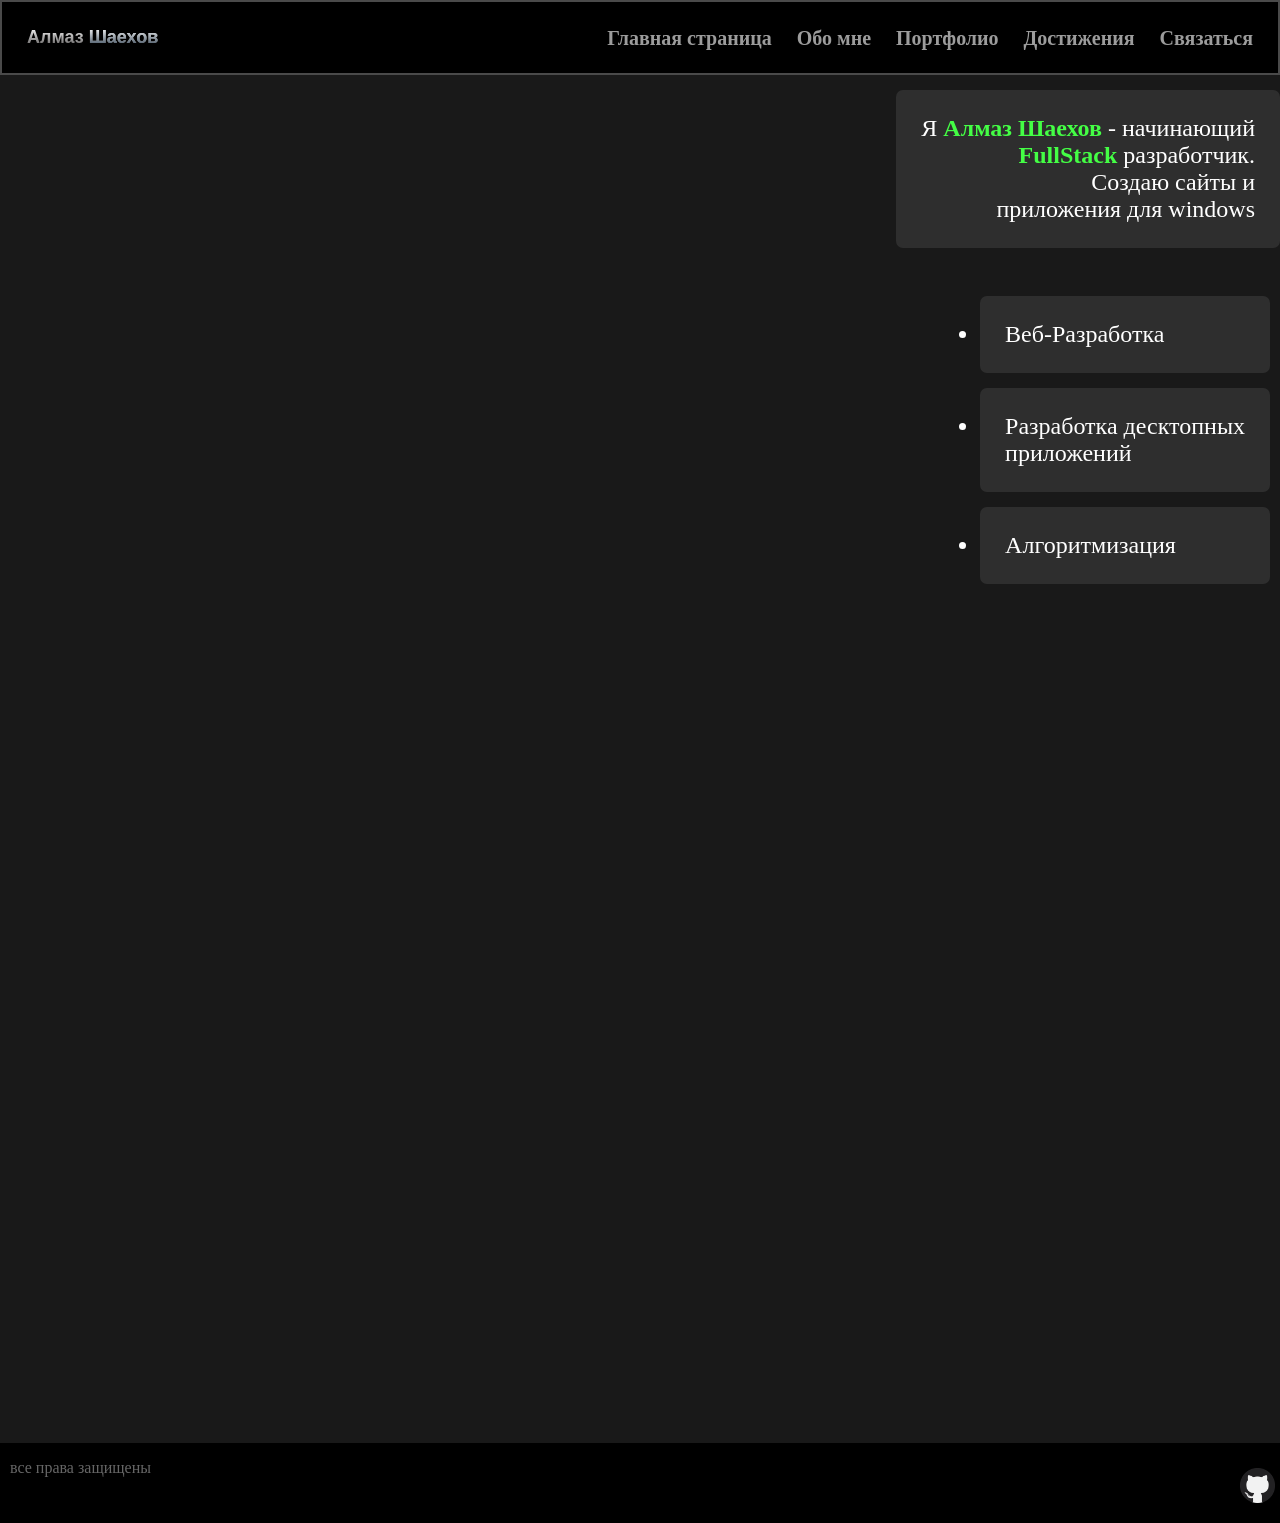
<file: index.html>
<!DOCTYPE html>
<html>
<head>
  <meta charset="utf-8">
  <meta name="viewport" content="width=device-width, initial-scale=1.0, user-scalable=yes">
  <link rel="stylesheet" type="text/css" href="style.css"/>
  <link rel="icon" type="image/x-icon" href="image/channels4_profile.ico">
  <title>Алмаз Шаехов</title>
</head>
<body>
  <header>
    <div class="desktop">
    <div class="bg">
      <nav>
        <a href="index.html" id="logo"><b>Алмаз</b> <b id="lastName">Шаехов</b></a>

        <a href="help.html" class="navigation"><b>Связаться</b></a>
        <a href="achivments.html" class="navigation"><b>Достижения</b></a>
        <a href="portfolio.html" class="navigation"><b>Портфолио</b></a>
        <a href="MeInfo.html" class="navigation"><b>Обо мне</b></a>
        <a href="index.html" class="navigation"><b>Главная страница</b></a>
      </nav>
    </div>
    </div>


      <div class="mobile">
        <div class="bg">
        <nav>
          <a href="index.html" id="logo"><b>Алмаз</b> <b id="lastName">Шаехов</b></a>
        <select id="selnav" onchange="location.href=this.value" value="index.html">
          <option value="index.html" selected>Главная страница</option>
          <option value="MeInfo.html">Обо мне</option>
          <option value="portfolio.html">Портфолио</option>
          <option value="achivments.html">Достижение</option>
          <option value="help.html">Связаться</option>
        </select>
        </nav>
        </div>
      </div>
  </header>
  
  <main>
      <p id="start"><span id="bgText">Я <b class="name">Алмаз Шаехов</b> - начинающий <b class="name"><br>FullStack</b> разработчик. <br>Создаю сайты и <br>приложения для windows</span></p>
      <ul id="listAll">
        <li class="list" id="list1">Веб-Разработка</li>
        <li class="list" id="list2">Разработка десктопных <br>приложений</li>
        <li class="list" id="list3">Алгоритмизация</li>
      </ul>
  </main>
  
  <footer id="indexfooter">
    <div id="bgfooter">
      <p style="color:#666666; font-size: 16px; margin-left: 10px">все права защищены</p>
        <a href="https://github.com/almazshaehov777-hub" target="_blank"><img src="github.png" class="socialNet"></a>
    </div>
  </footer>
</body>
</html>
</file>
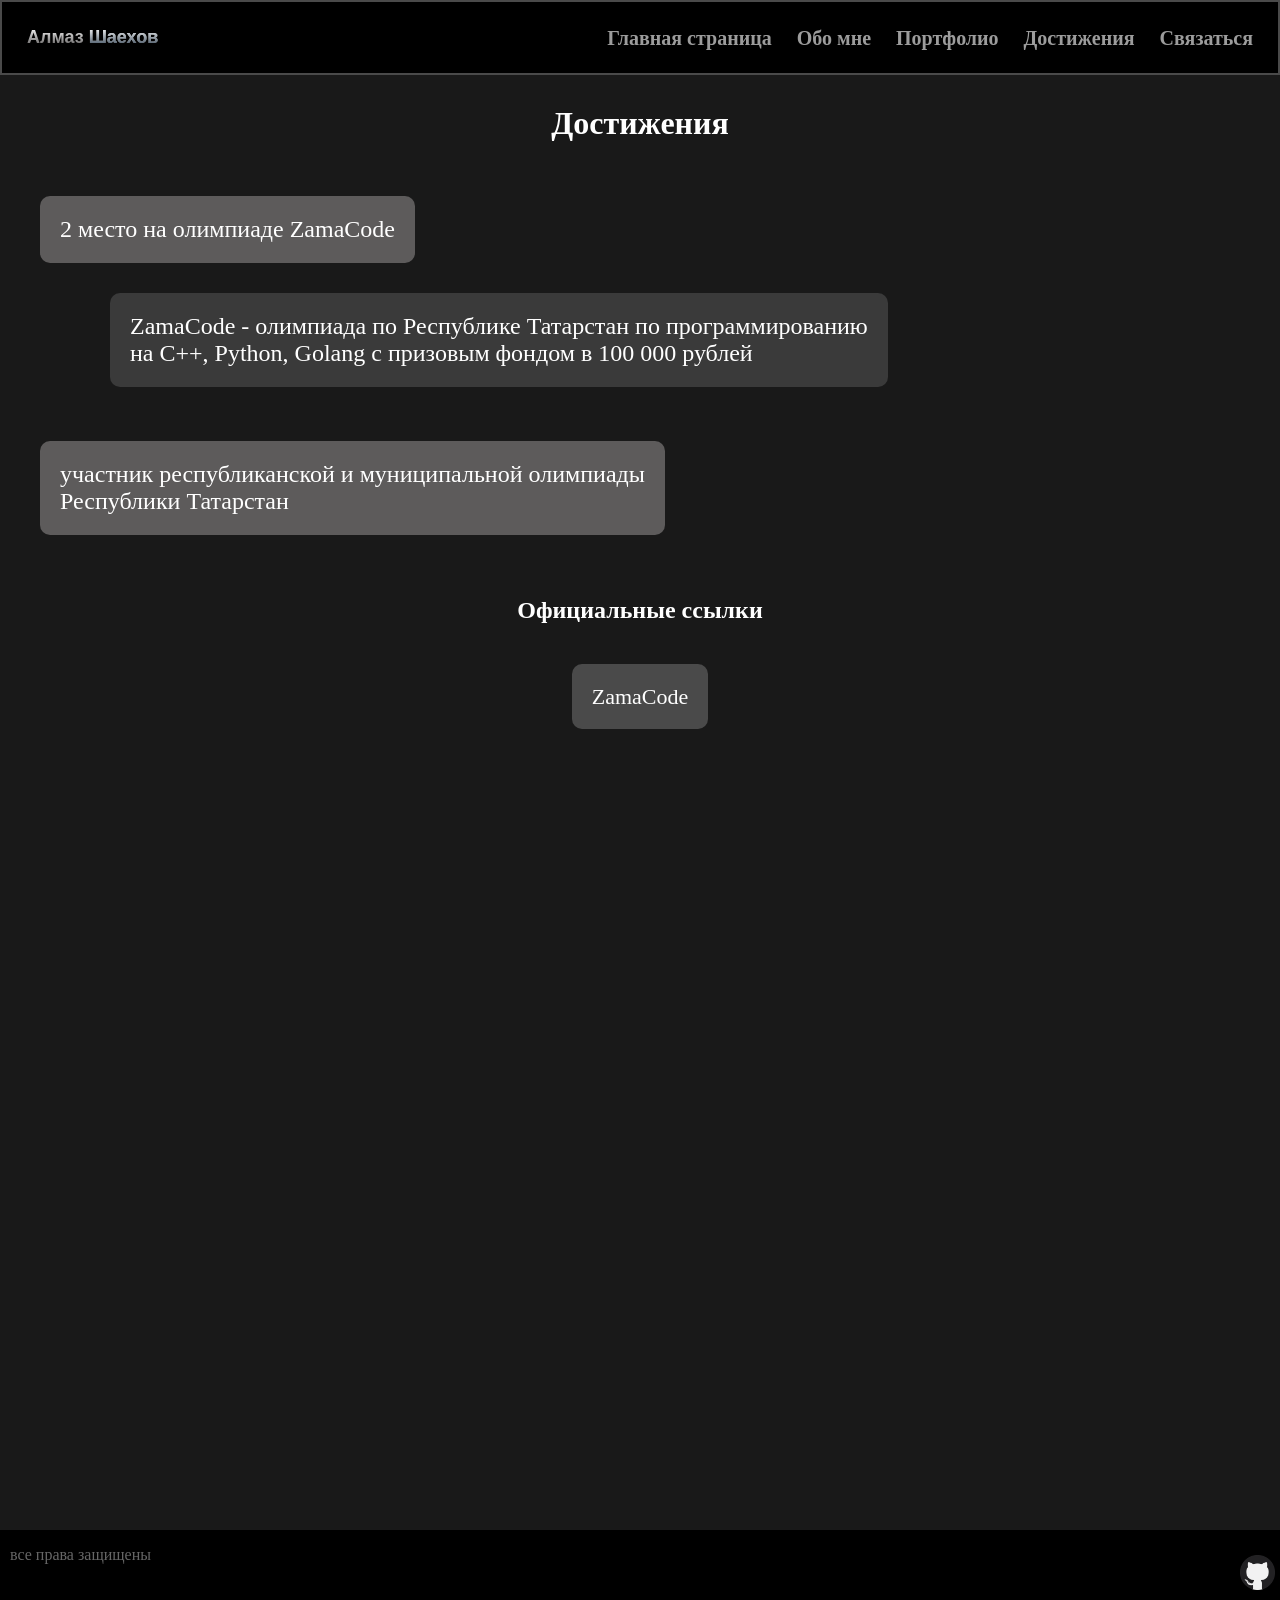
<file: achivments.html>
<!DOCTYPE html>
<html>
<head>
  <meta charset="utf-8">
  <meta name="viewport" content="width=device-width, initial-scale=1.0, user-scalable=yes">
  <link rel="stylesheet" type="text/css" href="style.css"/>
  <link rel="icon" type="image/x-icon" href="image/channels4_profile.ico">
  <title>Достижения</title>
</head>
<body>
  <header>
    <div class="desktop">
    <div class="bg">
      <nav>
        <a href="index.html" id="logo"><b>Алмаз</b> <b id="lastName">Шаехов</b></a>

        <a href="help.html" class="navigation"><b>Связаться</b></a>
        <a href="achivments.html" class="navigation"><b>Достижения</b></a>
        <a href="portfolio.html" class="navigation"><b>Портфолио</b></a>
        <a href="MeInfo.html" class="navigation"><b>Обо мне</b></a>
        <a href="index.html" class="navigation"><b>Главная страница</b></a>
      </nav>
    </div>
    </div>


      <div class="mobile">
        <div class="bg">
        <nav>
          <a href="index.html" id="logo"><b>Алмаз</b> <b id="lastName">Шаехов</b></a>
        <select id="selnav" onchange="location.href=this.value" value="index.html">
          <option value="index.html">Главная страница</option>
          <option value="MeInfo.html">Обо мне</option>
          <option value="portfolio.html">Портфолио</option>
          <option value="achivments.html" selected>Достижение</option>
          <option value="help.html">Связаться</option>
        </select>
        </nav>
        </div>
      </div>
  </header>
  
  <main>
      <h1 align="center">Достижения</h1>
      <ol id="listAchivments">
      <li id="listAch1">2 место на олимпиаде ZamaCode</li><br>
      <p id="listAch2">ZamaCode - олимпиада по Республике Татарстан по программированию <br>на C++, Python, Golang с призовым фондом в 100 000 рублей</p>
      <li id="listAch3">участник республиканской и муниципальной олимпиады <br>Республики Татарстан</li>
      </ol>

      <br>
      <h2 align="center" style="margin-top: 30px; margin-bottom: 60px">Официальные ссылки</h2>

      <div id="URLcon">
      <a href="https://zamacode.ru/" target="_blank" id="ZamaCode">ZamaCode</a>
      </div>
  </main>
  
  <footer id="indexfooter">
    <div id="bgfooter">
      <p style="color:#666666; font-size: 16px; margin-left: 10px">все права защищены</p>
        <a href="https://github.com/almazshaehov777-hub" target="_blank"><img src="github.png" class="socialNet"></a>
    </div>
  </footer>
</body>
</html>
</file>
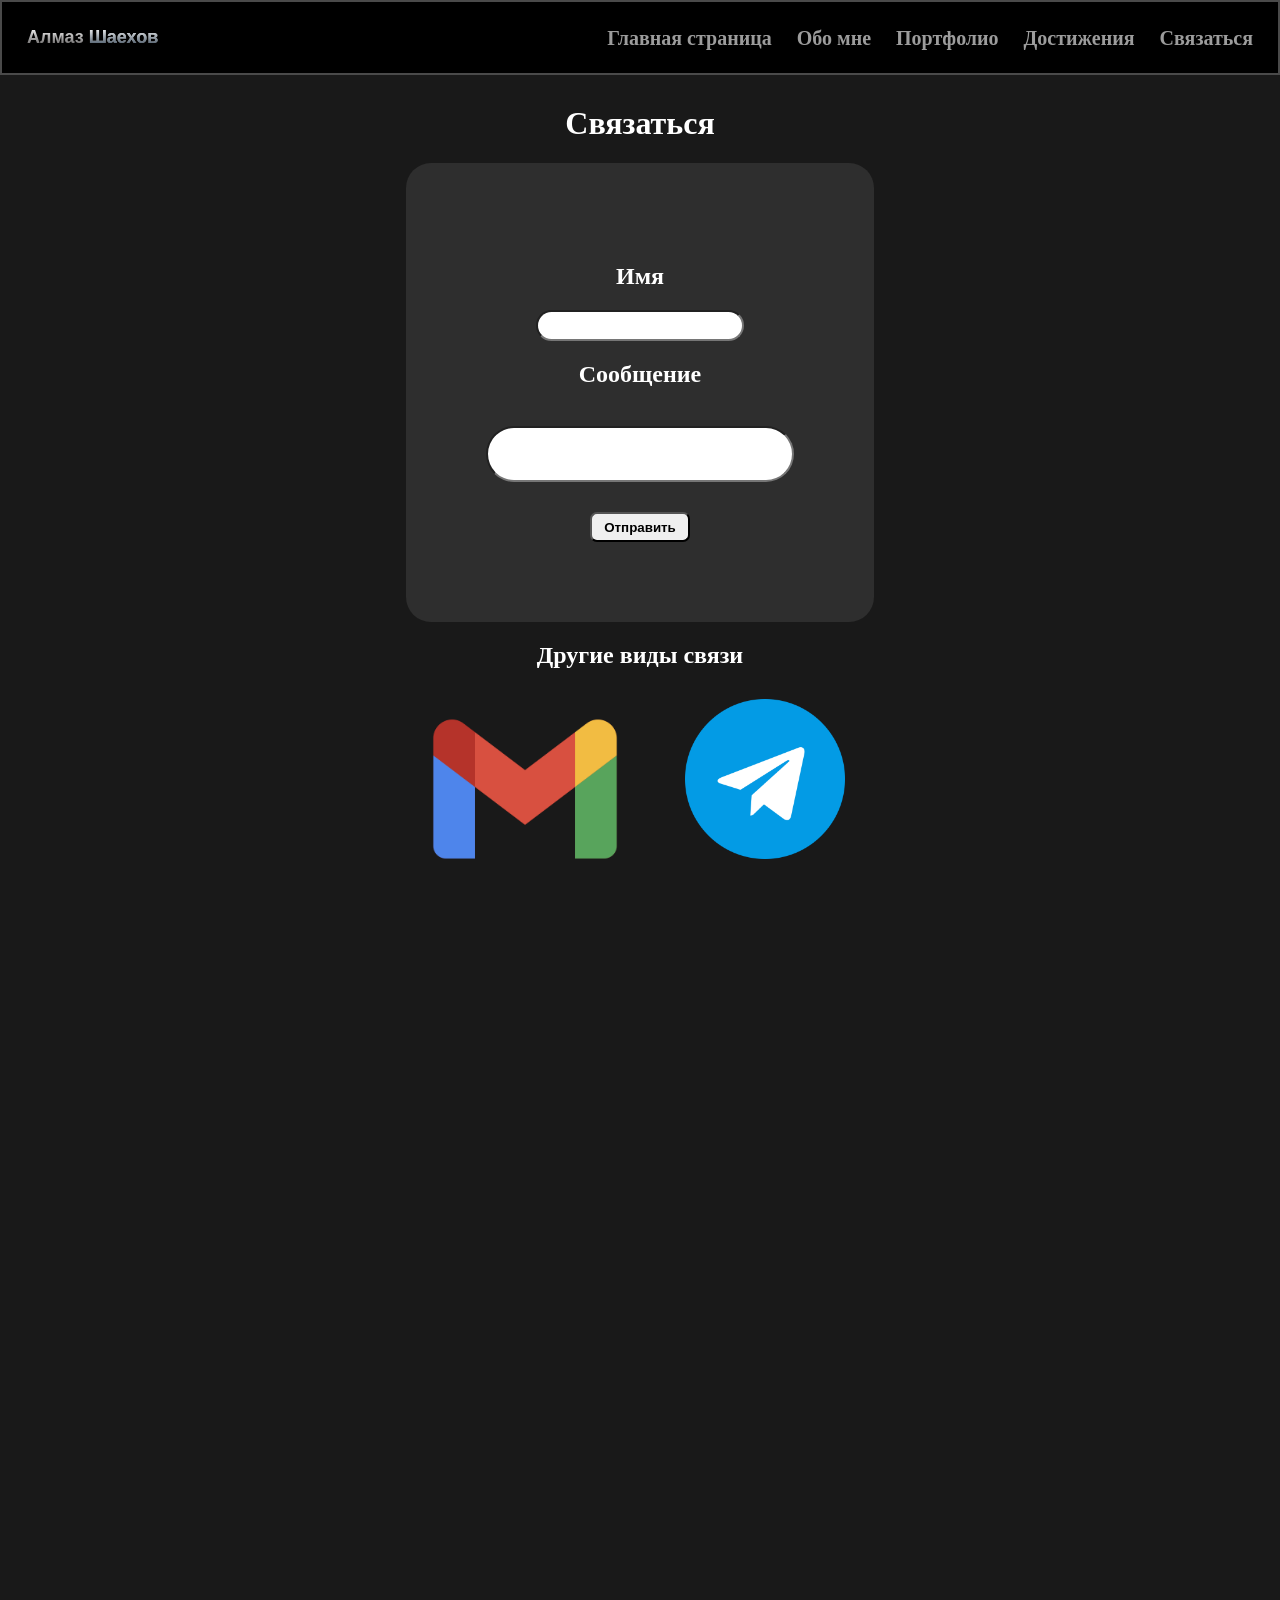
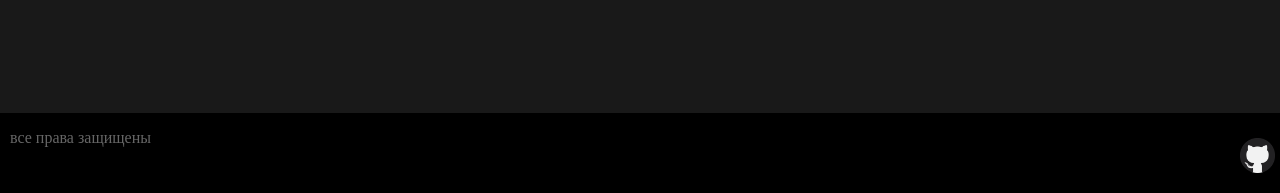
<file: help.html>
<!DOCTYPE html>
<html>
<head>
  <meta charset="utf-8">
  <meta name="viewport" content="width=device-width, initial-scale=1.0, user-scalable=yes">
  <link rel="stylesheet" type="text/css" href="style.css"/>
  <link rel="icon" type="image/x-icon" href="image/channels4_profile.ico">
  <title>Связаться</title>
</head>
<body>
  <header>
    <div class="desktop">
    <div class="bg">
      <nav>
        <a href="index.html" id="logo"><b>Алмаз</b> <b id="lastName">Шаехов</b></a>

        <a href="help.html" class="navigation"><b>Связаться</b></a>
        <a href="achivments.html" class="navigation"><b>Достижения</b></a>
        <a href="portfolio.html" class="navigation"><b>Портфолио</b></a>
        <a href="MeInfo.html" class="navigation"><b>Обо мне</b></a>
        <a href="index.html" class="navigation"><b>Главная страница</b></a>
      </nav>
    </div>
    </div>

      <div class="mobile">
        <div class="bg">
        <nav>
          <a href="index.html" id="logo"><b>Алмаз</b> <b id="lastName">Шаехов</b></a>
        <select id="selnav" onchange="location.href=this.value" value="index.html">
          <option value="index.html">Главная страница</option>
          <option value="MeInfo.html">Обо мне</option>
          <option value="portfolio.html">Портфолио</option>
          <option value="achivments.html">Достижение</option>
          <option value="help.html" selected>Связаться</option>
        </select>
        </nav>
        </div>
      </div>
  </header>
  
  <main>
        <h1 align="center">Связаться</h1>
    <section>
    <form>
        <h2 id="namePar">Имя</h2>
        <label for="nameText"></label>
        <input type="text" name="nameText" class="textHelp" id="nameText">
        <h2 id="textPar">Сообщение</h2>
        <br>
        <label for="textHelp"></label>
        <input type="text" name="textHelp" class="textHelp" id="textHelp">
        <br>
        <label for="buttonSubmit"></label>
        <button name="buttonSubmit" type="submit" id="buttonSubmit"><b>Отправить</b></button>
    </form>
    </section>

    <h2 align="center">Другие виды связи</h2>
    <section class="svaz">
    <a href="https://mail.google.com/mail/?view=cm&fs=1&to=almazshaehov777@gmail.com" target="_blank"><img src="image/communication.png" width="200" style="margin-left: 20%"></a>
    <a href="https://t.me/AlmazShaehov1" target="_blank"><img src="image/telegram.png" width="160" style="margin-bottom: 20px; margin-left: 100px; margin-right: 50px"></a>
    </section>
  </main>
  
  <footer id="helpfooter">
    <div id="bgfooter">
      <p style="color:#666666; font-size: 16px; margin-left: 10px">все права защищены</p>
        <a href="https://github.com/almazshaehov777-hub" target="_blank"><img src="github.png" class="socialNet"></a>
    </div>
  </footer>
</body>
</html>
</file>
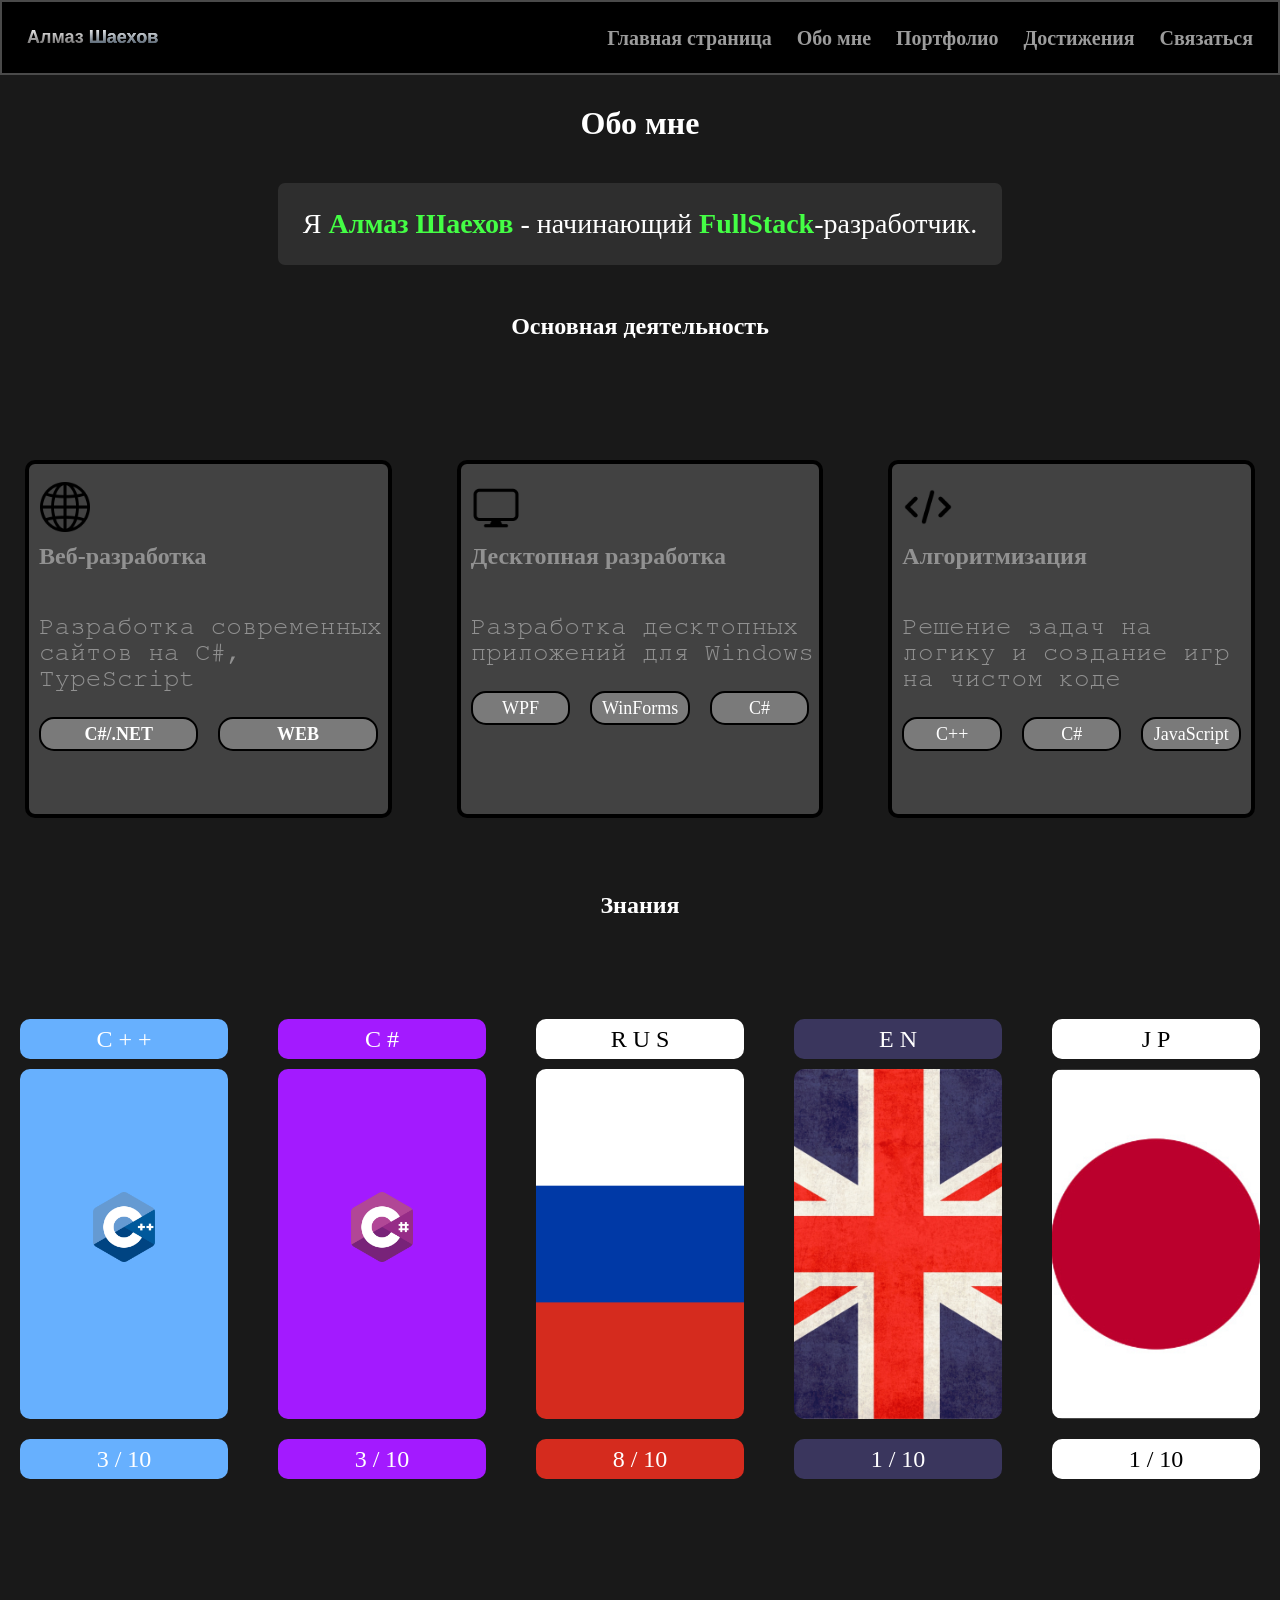
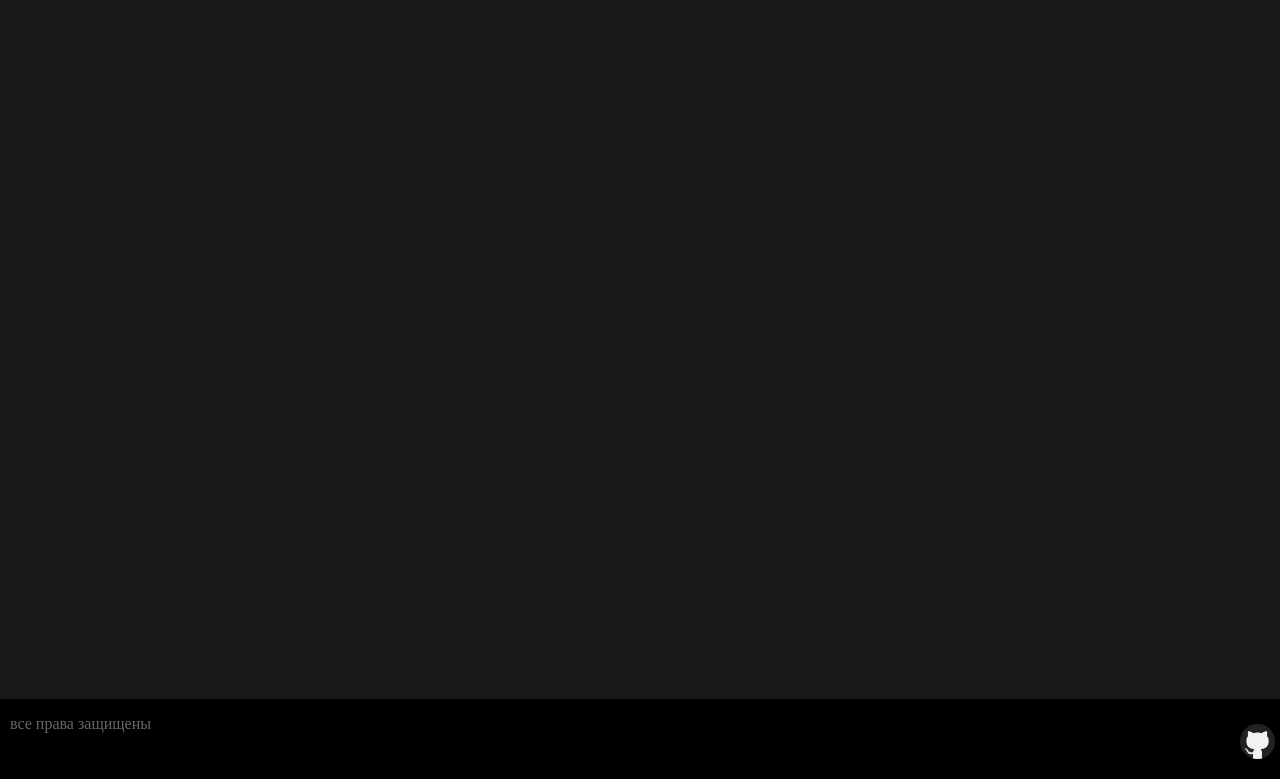
<file: MeInfo.html>
<!DOCTYPE html>
<html>
<head>
  <meta charset="utf-8">
  <meta name="viewport" content="width=device-width, initial-scale=1.0, user-scalable=yes">
  <link rel="stylesheet" type="text/css" href="style.css"/>
  <link rel="icon" type="image/x-icon" href="image/channels4_profile.ico">
  <title>Обо мне</title>
</head>
<body>
  <header>
    <div class="desktop">
    <div class="bg">
      <nav>
        <a href="index.html" id="logo"><b>Алмаз</b> <b id="lastName">Шаехов</b></a>

        <a href="help.html" class="navigation"><b>Связаться</b></a>
        <a href="achivments.html" class="navigation"><b>Достижения</b></a>
        <a href="portfolio.html" class="navigation"><b>Портфолио</b></a>
        <a href="MeInfo.html" class="navigation"><b>Обо мне</b></a>
        <a href="index.html" class="navigation"><b>Главная страница</b></a>
      </nav>
    </div>
    </div>


      <div class="mobile">
        <div class="bg">
        <nav>
          <a href="index.html" id="logo"><b>Алмаз</b> <b id="lastName">Шаехов</b></a>
        <select id="selnav" onchange="location.href=this.value" value="index.html">
          <option value="index.html">Главная страница</option>
          <option value="MeInfo.html" selected>Обо мне</option>
          <option value="portfolio.html">Портфолио</option>
          <option value="achivments.html">Достижение</option>
          <option value="help.html">Связаться</option>
        </select>
        </nav>
        </div>
      </div>
  </header>
  
  <main>
    <h1 align="center">Обо мне</h1>
    <section class="selText">
    <p class="dist" align="center">Я <b class="name">Алмаз Шаехов</b> - начинающий <b class="name">FullStack</b>-разработчик.</p>
    </section>
    <h2 align="center">Основная деятельность</h2>

    <div class="containerInfo">
      <div class="cardInfo"><img src="image/world-wide-web.png" style="width: 50px"><b>Веб-разработка</b><br><p>Разработка современных сайтов на C#, TypeScript</p><div class="containerInCard">
        <div class="cardInCard"><b>C#/.NET</b></div>
        <div class="cardInCard"><b>WEB</b></div>
      </div></div>
      <div class="cardInfo"><img src="image/computer.png" style="width: 50px"><b>Десктопная разработка</b><br><p>Разработка десктопных приложений для Windows</p><div class="containerInCard">
        <div class="cardInCard">WPF</div>
        <div class="cardInCard">WinForms</div>
        <div class="cardInCard">C#</div>
      </div></div>
      <div class="cardInfo"><img src="image/code.png" style="width: 50px"><b>Алгоритмизация</b><br><p>Решение задач на логику и создание игр на чистом коде</p><div class="containerInCard">
        <div class="cardInCard">C++</div>
        <div class="cardInCard">C#</div>
        <div class="cardInCard">JavaScript</div>
      </div></div>
    </div>
    <br><br><br>
    
    <h2 align="center" id="znania">Знания</h2>
    <div class="nameLangProg">
      <div class="nameLang" id="nameCpp">C + +</div>
      <div class="nameLang" id="nameCs">C #</div>
      <div class="nameLang" id="nameRUS">R U S</div>
      <div class="nameLang" id="nameEN">E N</div>
      <div class="nameLang" id="nameJP">J P</div>
    </div>

    <div class="langProg">
      <div class="cpp"><img src="c-.png"></div>
      <div class="cs"><img src="c-sharp.png"></div>
      <div class="RU"></div>
      <div class="EN"></div>
      <div class="JP"></div>
    </div>

    <div class="containerLang">
      <div class="langRate" id="cppRate">3 / 10</div>
      <div class="langRate" id="csRate">3 / 10</div>
      <div class="langRate" id="RUSRate">8 / 10</div>
      <div class="langRate" id="ENRate">1 / 10</div>
      <div class="langRate" id="JPRate">1 / 10</div>
    </div>
  </main>
  
  <footer id="indexfooter">
    <div id="bgfooter">
      <p style="color:#666666; font-size: 16px; margin-left: 10px">все права защищены</p>
        <a href="https://github.com/almazshaehov777-hub" target="_blank"><img src="github.png" class="socialNet"></a>
    </div>
  </footer>
</body>
</html>
</file>
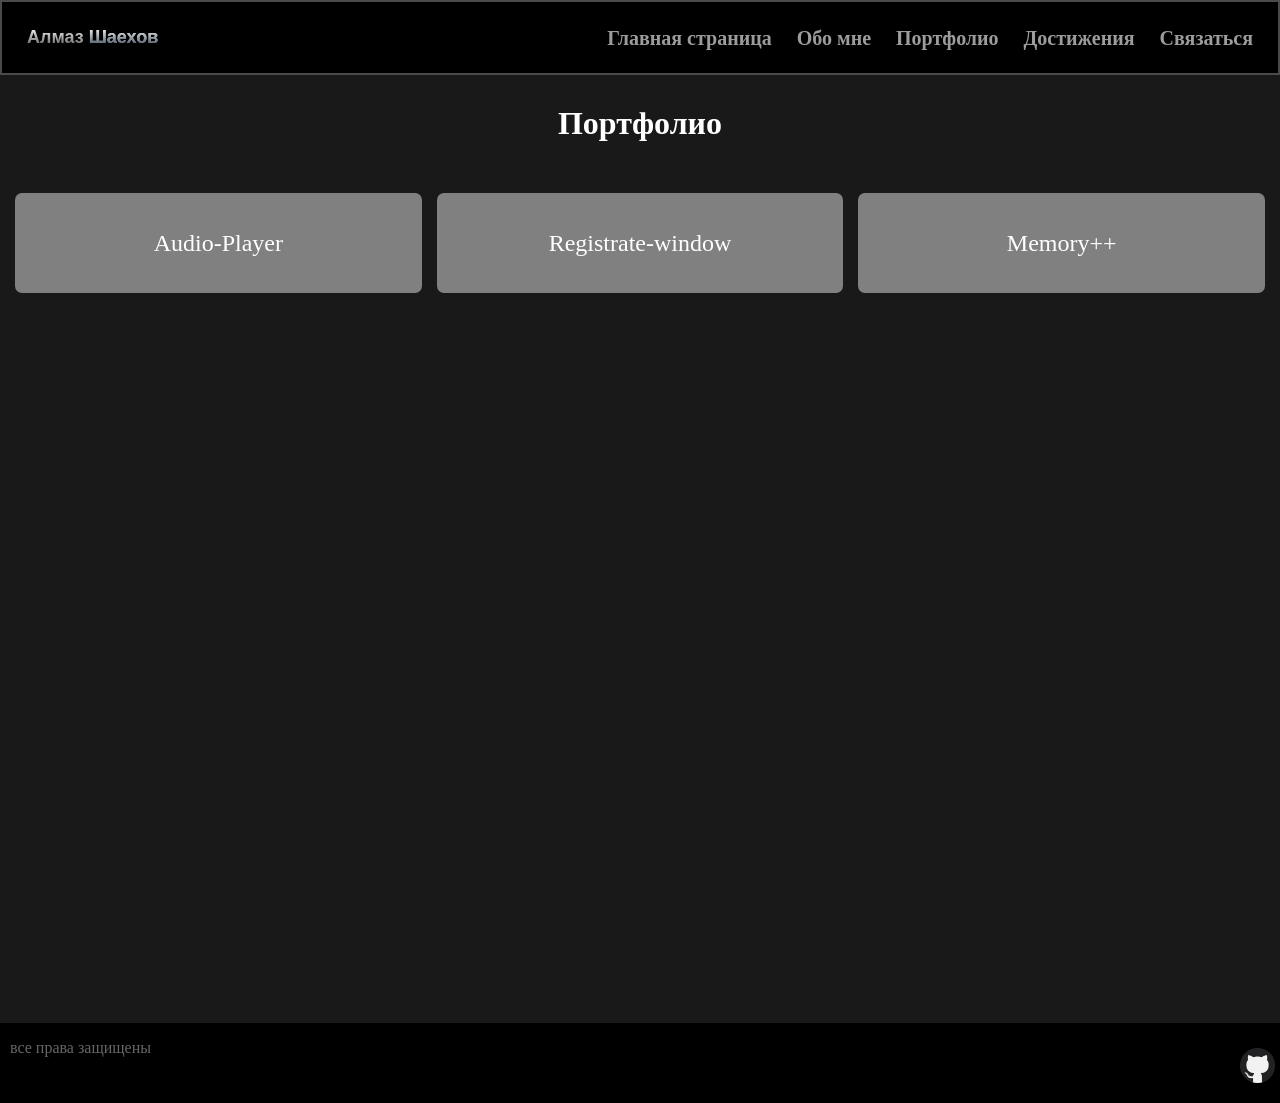
<file: portfolio.html>
<!DOCTYPE html>
<html>
<head>
  <meta charset="utf-8">
  <meta name="viewport" content="width=device-width, initial-scale=1.0, user-scalable=yes">
  <link rel="stylesheet" type="text/css" href="style.css"/>
  <link rel="icon" type="image/x-icon" href="image/channels4_profile.ico">
  <title>Портфолио</title>
</head>
<body>
  <header>
    <div class="desktop">
    <div class="bg">
      <nav>
        <a href="index.html" id="logo"><b>Алмаз</b> <b id="lastName">Шаехов</b></a>

        <a href="help.html" class="navigation"><b>Связаться</b></a>
        <a href="achivments.html" class="navigation"><b>Достижения</b></a>
        <a href="portfolio.html" class="navigation"><b>Портфолио</b></a>
        <a href="MeInfo.html" class="navigation"><b>Обо мне</b></a>
        <a href="index.html" class="navigation"><b>Главная страница</b></a>
      </nav>
    </div>
    </div>


      <div class="mobile">
        <div class="bg">
        <nav>
          <a href="index.html" id="logo"><b>Алмаз</b> <b id="lastName">Шаехов</b></a>
        <select id="selnav" onchange="location.href=this.value">
          <option value="index.html">Главная страница</option>
          <option value="MeInfo.html">Обо мне</option>
          <option value="portfolio.html" selected>Портфолио</option>
          <option value="achivments.html">Достижение</option>
          <option value="help.html">Связаться</option>
        </select>
        </nav>
        </div>
      </div>
  </header>
  
  <main>
    <h1 align="center">Портфолио</h1>

    <div class="cardcontainer">
      <div class="card">Audio-Player</div>
      <div class="card">Registrate-window</div>
      <div class="card" id="lastCard">Memory++</div>
    </div>
  </main>
  
  <footer id="portfoliofooter">
    <div id="bgfooter">
      <p style="color:#666666; font-size: 16px; margin-left: 10px">все права защищены</p>
        <a href="https://github.com/almazshaehov777-hub" target="_blank"><img src="github.png" class="socialNet"></a>
    </div>
  </footer>
  <script src="index.js"></script>
</body>
</html>
</file>
<file: style.css>
#listAll{
    color: white;
    font-size: 24px;
    float: right;
    margin-right: 10px;
}
.list{
    padding: 25px;
    background: #2e2e2e;
    margin-bottom: 15px;
    border-radius: 7px;
}
#list1{
    opacity: 0;
    margin-top: 20%;
    animation: listAnimA 1.5s ease;
    animation-fill-mode: forwards;
}
#list2{
    opacity: 0;
    margin-top: 20%;
    animation: listAnimA 2.25s ease;
    animation-fill-mode: forwards;
}
#list3{
    opacity: 0;
    margin-top: 20%;
    animation: listAnimA 3s ease;
    animation-fill-mode: forwards;
}
#bgfooter{
    background: black;
    margin-top: auto;
    height: 80px;
}
footer{
    display: flex;
    flex-direction: column;
    min-height: 100vh;
    width: 100%;
}
.socialNet{
    width: 35px;
    height: 35px;
    float:right;
    margin-top: -25px;
    margin-right: 5px;
}
.bg{
    background-color: black;
    border: 2px double #4a4a4a;
}
#start{
    color: white;
    font-size: 24px;
    float: right;
    margin-top: 10%;
    margin-left: 5px;
    opacity: 0;
    animation: startAnim 1.5s ease;
    animation-fill-mode: forwards;
    display: block;
    width: 100%;
    text-align: right;
}
#bgText{
    display: inline-block;
    background: #2e2e2e;
    padding: 25px;
    border-radius: 7px;
}
#lastName{
    background: -webkit-linear-gradient(white, #38495a);
    -webkit-background-clip: text;
    -webkit-text-fill-color: transparent;
}
.name{
    color:#44fe45;
    font-family: 'Times New Roman', Times, serif;
}
body{
    background: rgb(25,25,25);
}

#logo {
  text-decoration:none;
  color:white;
  font-family: sans-serif;
  font-size: 18px;
  background: -webkit-linear-gradient(white, #5d5b5b);
  -webkit-background-clip: text;
  -webkit-text-fill-color: transparent;
}
.navigation{
    text-decoration: none;
    font-size: 20px;
    color: #9c9c9c;
    margin-left: 25px;
    float: right;
}
.navigation:hover{
    animation: navAnim 0.25s;
    animation-fill-mode: forwards;
}
#selnav{
    float: right;
    font-size: 16px;
    background: black;
    color: #9c9c9c;
    border-radius: 5px;
}
#selnav:hover{
    animation: selAnim 0.4s;
    animation-fill-mode: forwards;
}
.cardcontainer{
    display: flex;
}
.card{
    display: flex;
    flex: 1;
    transition: .3s all ease;
    height: 100px;
    background: gray;
    margin-left: 15px;
    border-radius: 7px;
    justify-content: center;
    align-items: center;
    font-size: 24px;
    color: white;
    margin-top: 30px;
    animation: projAnim 2s;
    animation-fill-mode: forwards;
}
#lastCard{
    margin-right: 15px;
}
.card:hover{
    flex: 2;
    background: white;
    color: black;
    cursor: pointer;
}
#portfoliofooter{
    min-height: 90vh;
}
h1{
    color: white;
    font-family: 'Times New Roman', Times, serif;
    animation: portAnim 1.5s;
    animation-fill-mode: forwards;
}
html, body{
    padding: 0px;
    margin: 0px;
}








/*MeInfo*/
.selText{
    display: flex;
    justify-content: center;
}
.dist{
    display: inline-block;
    color: white;
    margin-top: 40px;
    font-size: 28px;
    background: #2e2e2e;
    padding: 25px;
    border-radius: 7px;;
    animation: divAnim 2.5s ease;
    animation-fill-mode: forwards;
}
h2{
    color: white;
}
.langProg{
    display: flex;
    gap: 30px;
}
.cpp, .cs, .RU, .EN, .JP{
    height: 350px;
    flex: 1;
    margin-right: 20px;
    border-radius: 10px;
    margin-top: 10px;
}
.cpp>img, .cs>img{
    width: 70px;
    height: 70px;
}
.cpp{
    margin-left: 20px;
    background: #67b0fe;
}
.cs{
    background: #a31aff;
}
.RU{
    background-image: url("RU.png");
    background-repeat: no-repeat;
    background-size: cover;
}
.EN{
    background-image: url("EN.jpg");
    background-size: cover;
    background-position: center;
}
.JP{
    background-image: url("JP.jpg");
    background-size: cover;
    background-position: center;
}
.cpp>img, .cs>img{
    position: relative;
    left: auto;
    top: 35%;
}
.nameLangProg{
    display: flex;
    color: white;
    gap: 30px;
}
.nameLang{
    margin-right: 20px;
    flex: 1;
    border-radius: 10px;
    height: 40px;
    text-align: center;
    line-height: 40px;
    font-size: 24px;
}
#nameCpp{
    margin-left: 20px;
    background: #67b0fe;
}
#nameCs{
    background: #a31aff;
}
#nameRUS{
    background-image: url("RU.png");
    background-repeat: no-repeat;
    background-size: cover;
    color: black;
}
#nameEN{
    background: #3a365d;
}
#nameJP{
    background: white;
    color: black;
}
.containerLang{
    display: flex;
    gap: 30px;
}
.langRate{
    color: white;
    margin-right: 20px;
    height: 40px;
    margin-top: 10px;
    flex: 1;
    border-radius: 10px;
    text-align: center;
    line-height: 40px;
    font-size: 24px;
}
#cppRate{
    margin-left: 20px;
    background: #67b0fe;
}
#csRate{
    background: #a31aff;
}
#RUSRate{
    background-image: url("RU.png");
    background-repeat: no-repeat;
    background-size: cover;
    background-position-y: bottom;
}
#ENRate{
    background: #3a365d;
}
#JPRate{
    color: black;
    background: white;
}

#cppD, #cppRate{
    animation: divAnim 1s ease;
    animation-fill-mode: forwards;
}
#csD, #csRate{
    animation: divAnim 1.25s ease;
    animation-fill-mode: forwards;
}
#RUD, #RUSRate{
    animation: divAnim 1.5s ease;
    animation-fill-mode: forwards;
}
#END, #ENRate{
    animation: divAnim 1.75s ease;
    animation-fill-mode: forwards;
}
#JPD, #JPRate{
    animation: divAnim 2s ease;
    animation-fill-mode: forwards;
}
#nameCpp{
    animation: nameAnim 1s ease;
    animation-fill-mode: forwards;
}
#nameCs{
    animation: nameAnim 1.25s ease;
    animation-fill-mode: forwards;
}
#nameRUS{
    animation: nameAnim 1.5s ease;
    animation-fill-mode: forwards;
}
#nameEN{
    animation: nameAnim 1.75s ease;
    animation-fill-mode: forwards;
}
#nameJP{
    animation: nameAnim 2s ease;
    animation-fill-mode: forwards;
}
h2{
    animation: listAnimation 2s ease;
    animation-fill-mode: forwards;
}
.containerInfo{
    display: flex;
    gap: 15px;
    width: 100%;
}
.cardInfo{
    flex: 1;
    height: 350px;
    background: #424242;
    border-radius: 10px;
    color: #919191;
    border: 4px solid black;
    transition: .3s all ease;
    animation: helpAnim 1.5s ease;
    animation-fill-mode: forwards;
}
.cardInfo>b{
    font-size: 24px;
}
.cardInfo>img{
    position: relative;
    left: 3%;
    top: 5%;
}
.cardInfo>p{
    font-size: 26px;
    font-family: FreeMono, monospace;
}
.containerInCard{
    display: flex;
    width: 100%;
}
.cardInCard{
    flex: 1;
    height: 20px;
    background: #7a7a7a;
    font-size: 18px;
    padding: 5px;
    border-radius: 15px;
    border: 2.5px solid black;
    color: white;
}
.cardInfo:hover{
    background: #e3e3e3;
    color: black;
    box-shadow: 0 12px 36px rgba(192, 192, 192, 0.2);
}
.cpp, .cs{
    display: flex;
    justify-content: center;
}








/*achivments*/
#listAchivments{
    color: white;
    font-size: 24px;
}
#listAch1, #listAch3{
    background: #5d5b5b;
}
#listAch1{
    animation: projAnim 1s ease;
    animation-fill-mode: forwards;
}
#listAch2{
    background: #3a3a3a;
    animation: projAnim 1.5s ease;
    animation-fill-mode: forwards;
}
#listAch3{
    animation: projAnim 2s ease;
    animation-fill-mode: forwards;
}
#listAch1, #listAch2, #listAch3{
    display: inline-block;
    padding: 20px;
    border-radius: 10px;
}
#URLcon{
    text-align: center;
}
#ZamaCode{
    background: #4a4a4a;
    padding: 20px;
    border-radius: 10px;
    text-decoration: none;
    color: white;
    display: inline;
    font-size: 22px;
    transition: .4s;
    animation: nameAnim 2s ease;
    animation-fill-mode: forwards;
}
#ZamaCode:hover{
    background: white;
    color: black;
}






/*Help*/
form{
    text-align: center;
    padding: 80px;
    background: #2e2e2e;
    display: inline-block;
    border-radius: 25px;
}
section{
    display: flex;
    align-items: center;
    justify-content: center;
}
#buttonSubmit{
    width: 100px;
    height: 30px;
    border-radius: 7px;
    animation: helpAnim 2s;
    animation-fill-mode: forwards;
}
#nameText{
    width: 200px;
    border-radius: 3px;
    animation: helpAnim 1s;
    animation-fill-mode: forwards;
    border-radius: 30px;
    height: 25px
}
#textHelp{
    width: 300px;
    height: 50px;
    border-radius: 3px;
    animation: helpAnim 1.5s;
    animation-fill-mode: forwards;
    border-radius: 30px;
}



















/*ПК*/
@media (min-width: 1024px){
/*Main Page, PC*/
.bg{
    padding: 25px;
}

.desktop{
    display:block;
}
.mobile{
    display: none;
}





@keyframes navAnim{
    0%{
        font-size: 20px;
        color: #9c9c9c;
    }
    100%{
        font-size: 21px;
        color: white;
    }
}
@keyframes startAnim{
    0%{
        margin-top: 10%;
        opacity: 0;
    }
    100%{
        margin-top: 15px;
        opacity: 100%;
    }
}
@keyframes listAnimA{
    0%{
        opacity: 0;
        margin-top: 20%;
    }
    100%{
        opacity: 1;
        margin-top: 0;
    }
}
@keyframes divAnim{
    0%{
        opacity: 0;
        margin-top: 20%;
    }
    100%{
        opacity: 1;
        margin-top: 20px;
    }
}
@keyframes nameAnim{
    0%{
        opacity: 0;
        margin-top: 5%;
    }
    100%{
        opacity: 1;
        margin-top: 0px;
    }
}
@keyframes listAnimation{
    0%{
        opacity: 0;
        margin-top: 10%;
    }
    100%{
        opacity: 1;
        margin-top: 20px;
    }
}
@keyframes projAnim{
    0%{
        opacity: 0;
        margin-top: 15%;
    }
    100%{
        opacity: 1;
        margin-top: 30px;
    }
}
@keyframes helpAnim{
    0%{
        opacity: 0;
    }
    100%{
        opacity: 1;
    }
}
@keyframes cardAnim{
    0%{
        margin-top: 100px;
        background:#919191;
    }
    100%{
        margin-top: 30px;
        background: white;
    }
}
#start{
    margin-left: 53%;
}











/*MeInfo, desktop*/
.selText{
    display: flex;
    justify-content: center;
}
.dist{
    margin-top: 40px;
    padding: 25px;
}
h2{
    color: white;
}
.langProg{
    gap: 30px;
}
.cpp, .cs, .RU, .EN, .JP{
    margin-right: 20px;
    margin-top: 10px;
}
.cpp>img, .cs>img{
    width: 70px;
    height: 70px;
}
.cpp{
    margin-left: 20px;
}
.cpp>img, .cs>img{
    top: 35%;
}
.nameLangProg{
    gap: 30px;
}
.nameLang{
    margin-right: 20px;
    text-align: center;
}
#nameCpp{
    margin-left: 20px;
}
.containerLang{
    gap: 30px;
}
.langRate{
    margin-right: 20px;
    margin-top: 10px;
    text-align: center;
}
#cppRate{
    margin-left: 20px;
}
.containerInfo{
    gap: 15px;
    width: 100%;
}
.cardInfo{
    margin-top: 100px;
    margin-right: 25px;
    margin-left: 25px;
}
.cardInfo>b{
    margin-left: 10px;
    margin-top: 25px;
    display: block;
}
.cardInfo>img{
    left: 3%;
    top: 5%;
}
.cardInfo>p{
    margin-top: 25px;
    margin-left: 10px;
    margin-right: 5px;
}
.containerInCard{
    width: 100%;
}
.cardInCard{
    margin-right: 10px;
    margin-left: 10px;
    margin-top: auto;
    text-align: center;
}
.cardInfo:hover{
    margin-top: 60px;
}
#znania{
    margin-top: 20px;
    margin-bottom: 100px;
}









/*Achivment, desktop*/
#listAch2{
    margin-top: 60px;
    margin-left: 70px;
}
#listAch3{
    margin-top: 60px;
}
h1{
    animation: projAnim 1.5s;
    animation-fill-mode: forwards;
}







/*help, desktop*/
#buttonSubmit{
    margin-top: 30px;
}
.svaz{
    display: flex;
    justify-content: center;
}
}
























/*телефоны*/
@media(max-width: 576px){
html{
    display:block;
}

.desktop{
    display:none;
}
.mobile{
    display: block;
}
.bg{
    padding: 35px;
}


@keyframes navAnim{
    0%{
        font-size: 16px;
        color: #9c9c9c;
    }
    100%{
        font-size: 17px;
        color: white;
    }
}
@keyframes startAnim{
    0%{
        margin-top: 10%;
        opacity: 0;
    }
    100%{
        margin-top: 15px;
        opacity: 100%;
    }
}
@keyframes selAnim{
    0%{
        color: #9c9c9c;
    }
    100%{
        color: white;
    }
}
@keyframes listAnim1{
    0%{
        margin-top: 10%;
        opacity: 0;
    }
    100%{
        margin-top: 15px;
        opacity: 1;
    }
}
@keyframes listAnim2{
    0%{
        margin-top: 20%;
        opacity: 0;
    }
    100%{
        margin-top: 15px;
        opacity: 1;
    }
}
@keyframes listAnim3{
    0%{
        margin-top: 30%;
        opacity: 0;
    }
    100%{
        margin-top: 15px;
        opacity: 1;
    }
}
@keyframes portAnim{
    0%{
        opacity: 0;
        margin-top: 20%;
    }
    100%{
        opacity: 1;
        margin-top: 7%;
    }
}
@keyframes achivmentsAnim{
    0%{
        opacity: 0;
        margin-top: 20%;
    }
    100%{
        opacity: 1;
        margin-top: 5%;
    }
}
@keyframes h2Anim{
    0%{
        opacity: 0;
    }
    100%{
        opacity: 1;
    }
}
@keyframes startAnim2{
    0%{
        opacity: 0;
        margin-bottom: 50px;
    }
    100%{
        opacity: 1;
        margin-bottom: 25px;
    }
}
@keyframes h2ZAnim{
    0%{
        opacity: 0;
        margin-top: 20%;
    }
    100%{
        opacity: 1;
        margin-top: 15px;
    }
}
@keyframes langProg{
    0%{
        opacity: 0;
        margin-top: 20%;
    }
    100%{
        opacity: 1;
        margin-top: 0;
    }
}
@keyframes lang{
    0%{
        opacity: 0;
        margin-top: 20%
    }
    100%{
        opacity: 0.9;
        margin-top: 0;
    }
}
@keyframes textAnim{
    0%{
        color: white;
    }
    100%{
        color: black;
    }
}
@keyframes textHelpAnim{
    0%{
        margin-top: 20%;
        opacity: 0;
    }
    100%{
        margin-top: 20px;
        opacity: 1;
    }
}
@keyframes projAnim{
    0%{
        opacity: 0;
        margin-top: 15%;
    }
    100%{
        opacity: 1;
        margin-top: 30px;
    }
}
@keyframes navAnim{
    0%{
        font-size: 20px;
        color: #9c9c9c;
    }
    100%{
        font-size: 21px;
        color: white;
    }
}
@keyframes startAnim{
    0%{
        margin-top: 10%;
        opacity: 0;
    }
    100%{
        margin-top: 15px;
        opacity: 100%;
    }
}
@keyframes listAnimA{
    0%{
        opacity: 0;
        margin-top: 20%;
    }
    100%{
        opacity: 1;
        margin-top: 0;
    }
}
@keyframes divAnim{
    0%{
        opacity: 0;
        margin-top: 20%;
    }
    100%{
        opacity: 1;
        margin-top: 20px;
    }
}
@keyframes nameAnim{
    0%{
        opacity: 0;
        margin-top: 5%;
    }
    100%{
        opacity: 1;
        margin-top: 0px;
    }
}
@keyframes listAnimation{
    0%{
        opacity: 0;
        margin-top: 10%;
    }
    100%{
        opacity: 1;
        margin-top: 20px;
    }
}
@keyframes projAnim{
    0%{
        opacity: 0;
        margin-top: 15%;
    }
    100%{
        opacity: 1;
        margin-top: 30px;
    }
}
@keyframes helpAnim{
    0%{
        opacity: 0;
    }
    100%{
        opacity: 1;
    }
}
@keyframes cardAnim{
    0%{
        margin-top: 100px;
        background:#919191;
    }
    100%{
        margin-top: 30px;
        background: white;
    }
}






#start{
    margin-top: 10%;
    margin-left: 5px;
}

#list1{
    animation: listAnim1 0.75s;
    animation-fill-mode: forwards;
}
#list2{
    animation: listAnim2 1s;
    animation-fill-mode: forwards;
}
#list3{
    animation: listAnim3 1.5s;
    animation-fill-mode: forwards;
}



/*Mobile, Portfolio*/

#portfoliofooter{
    display: flex;
    flex-direction: column;
    width: 100%;
    min-height: 79vh;
}




/*Достижения, Mobile*/
#listAchivments>li{
    margin-right: 90px;
}
#listAchivments>p{
    margin-left: 20px;
}




/*MeInfo, mobile*/
.selText{
    display: flex;
    justify-content: center;
}
.dist{
    margin-top: 40px;
    padding: 25px;
}
.langProg{
    gap: 10px;
}
.cpp, .cs, .RU, .EN, .JP{
    margin-right: 20px;
    margin-top: 10px;
    height: 35px;
}
.cpp>img, .cs>img{
    width: 70px;
    height: 70px;
}
.cpp{
    margin-left: 20px;
}
.cpp>img, .cs>img{
    top: 10%;
    width: 25px;
    height: 25px;
}
.nameLangProg{
    gap: 30px;
}
.nameLang{
    margin-right: 20px;
    text-align: center;
}
#nameCpp{
    margin-left: 20px;
}
.containerLang{
    gap: 10px;
}
.langRate{
    flex: 1;
    margin-right: 20px;
    margin-top: 10px;
    text-align: center;
}
#cppRate{
    margin-left: 20px;
}
.containerInfo{
    display: block;
    gap: 15px;
    width: 100%;
}
.cardInfo{
    margin-top: 100px;
    margin-right: 25px;
    margin-left: 25px;
}
.cardInfo>b{
    margin-left: 20px;
}
.cardInfo>img{
    left: 3%;
    top: 5%;
}
.cardInfo>p{
    margin-top: 50px;
    margin-left: 10px;
    margin-right: 5px;
}
.containerInCard{
    width: 100%;
}
.cardInCard{
    margin-right: 10px;
    margin-left: 10px;
    margin-top: auto;
    text-align: center;
}
.cardInfo:hover{
    margin-top: 60px;
}
#znania{
    margin-top: 20px;
    margin-bottom: 100px;
}
.nameLangProg{
    opacity: 0;
}
.langRate{
    opacity: 1;
    font-size: 16px;
}



/*help, Mobile*/
#buttonSubmit{
    margin-top: 30px;
}
}





















/*Палншеты, основная страница*/
@media(min-width: 577px){
    @media(max-width: 1023px){
.desktop{
    display:none;
}
.mobile{
    display: block;
}
.bg{
    padding: 35px;
}







@keyframes navAnim{
    0%{
        font-size: 20px;
        color: #9c9c9c;
    }
    100%{
        font-size: 21px;
        color: white;
    }
}
@keyframes startAnim{
    0%{
        margin-top: 10%;
        opacity: 0;
    }
    100%{
        margin-top: 15px;
        opacity: 100%;
    }
}
@keyframes listAnimA{
    0%{
        opacity: 0;
        margin-top: 20%;
    }
    100%{
        opacity: 1;
        margin-top: 0;
    }
}
@keyframes divAnim{
    0%{
        opacity: 0;
        margin-top: 20%;
    }
    100%{
        opacity: 1;
        margin-top: 20px;
    }
}
@keyframes nameAnim{
    0%{
        opacity: 0;
        margin-top: 5%;
    }
    100%{
        opacity: 1;
        margin-top: 0px;
    }
}
@keyframes listAnimation{
    0%{
        opacity: 0;
        margin-top: 10%;
    }
    100%{
        opacity: 1;
        margin-top: 20px;
    }
}
@keyframes projAnim{
    0%{
        opacity: 0;
        margin-top: 15%;
    }
    100%{
        opacity: 1;
        margin-top: 30px;
    }
}
@keyframes helpAnim{
    0%{
        opacity: 0;
    }
    100%{
        opacity: 1;
    }
}
@keyframes cardAnim{
    0%{
        margin-top: 100px;
        background:#919191;
    }
    100%{
        margin-top: 30px;
        background: white;
    }
}







#start{
    margin-top: 10%;
    margin-left: 50%;
}
#list1{
    animation: listAnimA 1.75s;
    animation-fill-mode: forwards;
}
#list2{
    animation: listAnimA 2.25s;
    animation-fill-mode: forwards;
}
#list3{
    animation: listAnimA 2.75s;
    animation-fill-mode: forwards;
}





/*MeInfo*/
.cardInfo>b{
    display: block;
    margin-top: 20px;
    margin-left: 7px;
}
.cardInfo{
    margin-top: 100px;
    height: 400px;
}
.cardInfo:hover{
    margin-top: 30px;
}
.cardInfo>p{
    margin-top: 15px;
}
.cardInCard{
    text-align: center;
}
h1{
    animation: listAnimation 1.5s ease;
    animation-fill-mode: forwards;
}
.langProg{
    animation: listAnimation 1.5s ease;
    animation-fill-mode: forwards;
}






/*Achivments, plan*/
#listAch2{
    margin-top: 60px;
    margin-left: 70px;
}
#listAch3{
    margin-top: 60px;
}
    }
}
</file>
